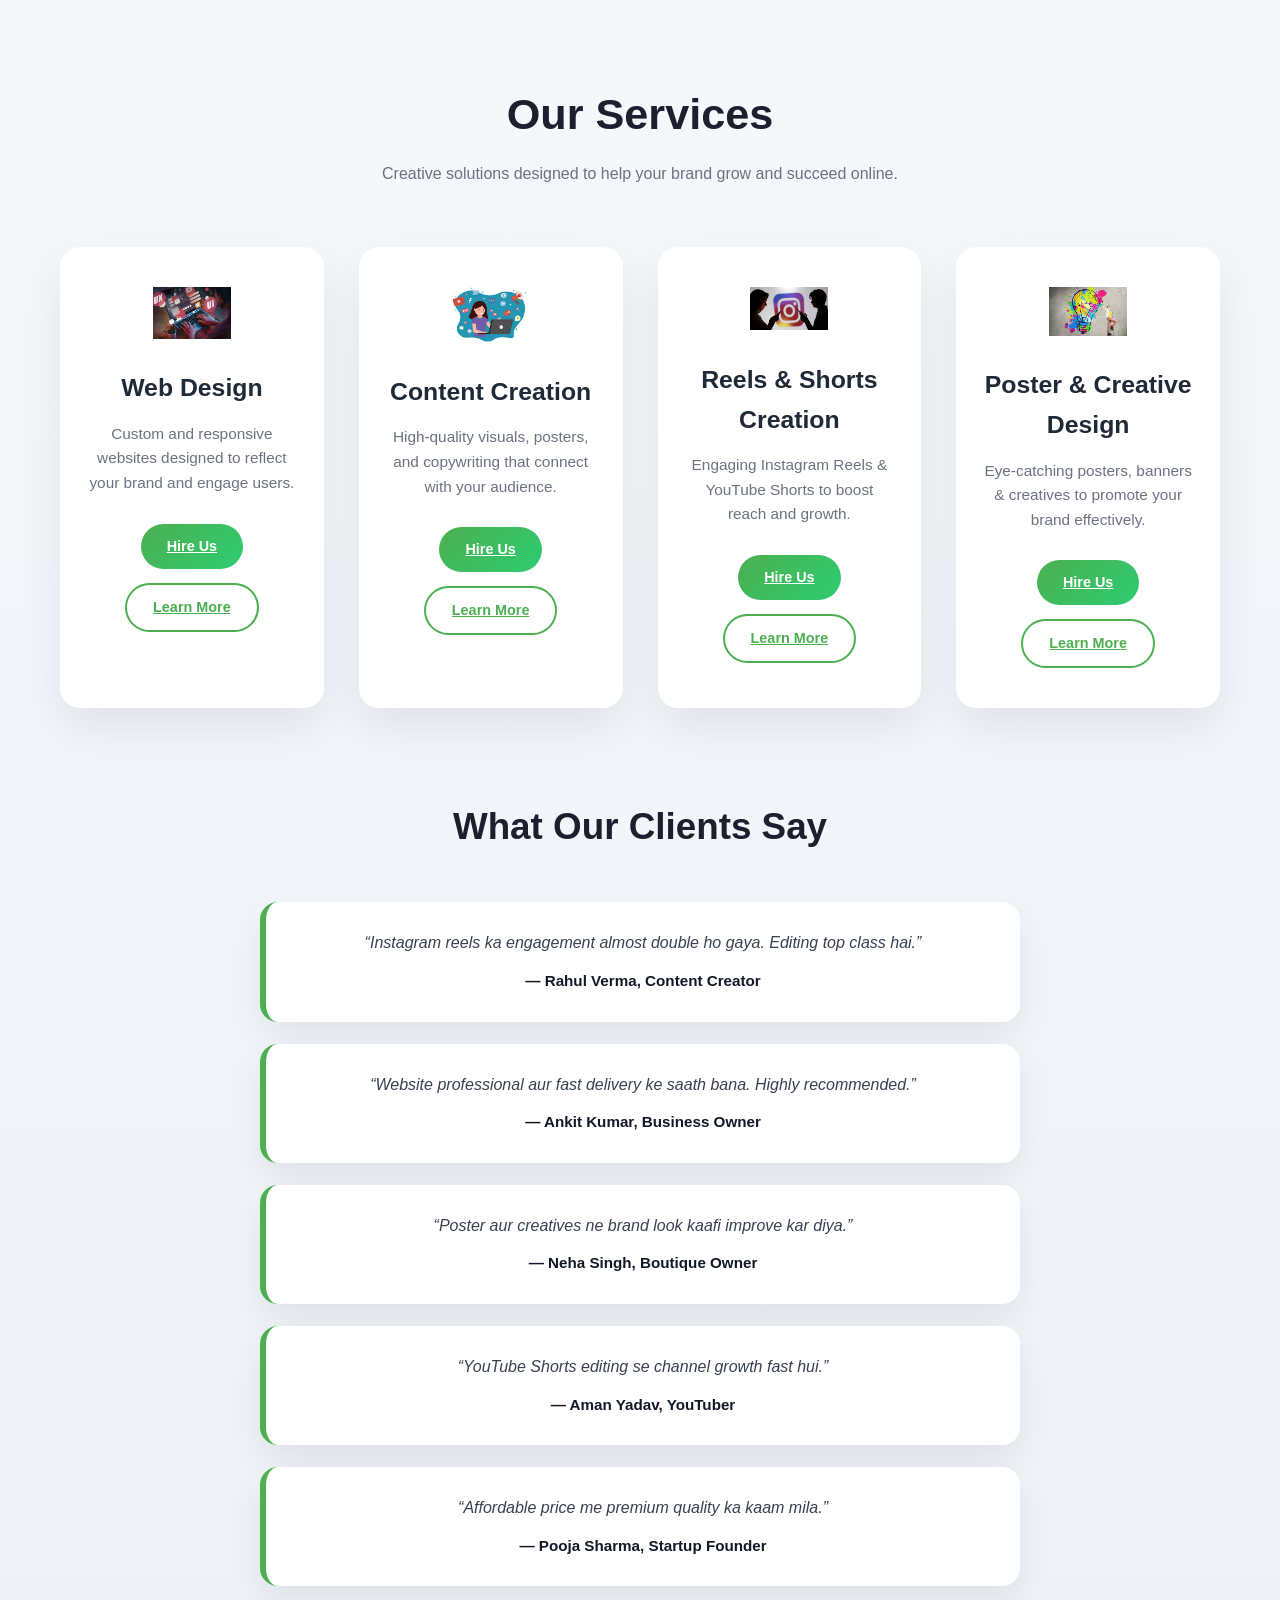
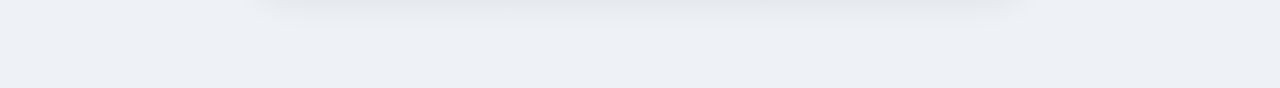
<file: our-service.html>
<!DOCTYPE html>
<html lang="en">
<head>
  <meta charset="UTF-8" />
  <meta name="viewport" content="width=device-width, initial-scale=1.0"/>
  <title>Our Services | Chipi Technologie</title>
  <link rel="stylesheet" href="service.css" />
</head>
<body>

<section id="services">
  <div class="container">

    <!-- Section Header -->
    <div class="section-header">
      <h2>Our Services</h2>
      <p>Creative solutions designed to help your brand grow and succeed online.</p>
    </div>

    <!-- Services -->
    <div class="services-grid">

      <!-- Service 1 -->
      <div class="service-card">
        <img src="service-img1.png" alt="Web Design">
        <h3>Web Design</h3>
        <p>Custom and responsive websites designed to reflect your brand and engage users.</p>
        <div class="buttons">
          <a href="https://wa.me/919035424824" class="btn">Hire Us</a>
          <a href="https://chipitechnologies.com/" class="btn-outline">Learn More</a>
        </div>
      </div>

      <!-- Service 2 -->
      <div class="service-card">
        <img src="service-img2.png" alt="Content Creation">
        <h3>Content Creation</h3>
        <p>High-quality visuals, posters, and copywriting that connect with your audience.</p>
        <div class="buttons">
          <a href="https://wa.me/919035424824" class="btn">Hire Us</a>
          <a href="https://chipitechnologies.com/" class="btn-outline">Learn More</a>
        </div>
      </div>

      <!-- Service 3 -->
      <div class="service-card">
        <img src="service-img3.png" alt="Reels & Shorts">
        <h3>Reels & Shorts Creation</h3>
        <p>Engaging Instagram Reels & YouTube Shorts to boost reach and growth.</p>
        <div class="buttons">
          <a href="https://wa.me/919035424824" class="btn">Hire Us</a>
          <a href="https://chipitechnologies.com/" class="btn-outline">Learn More</a>
        </div>
      </div>

      <!-- Service 4 -->
      <div class="service-card">
        <img src="service-img4.png" alt="Poster Design">
        <h3>Poster & Creative Design</h3>
        <p>Eye-catching posters, banners & creatives to promote your brand effectively.</p>
        <div class="buttons">
          <a href="https://wa.me/919035424824" class="btn">Hire Us</a>
          <a href="https://chipitechnologies.com/" class="btn-outline">Learn More</a>
        </div>
      </div>

    </div>

    <!-- Testimonials -->
    <div class="testimonials">
      <h3>What Our Clients Say</h3>

      <div class="testimonial">
        <p>“Instagram reels ka engagement almost double ho gaya. Editing top class hai.”</p>
        <span>— Rahul Verma, Content Creator</span>
      </div>

      <div class="testimonial">
        <p>“Website professional aur fast delivery ke saath bana. Highly recommended.”</p>
        <span>— Ankit Kumar, Business Owner</span>
      </div>

      <div class="testimonial">
        <p>“Poster aur creatives ne brand look kaafi improve kar diya.”</p>
        <span>— Neha Singh, Boutique Owner</span>
      </div>

      <div class="testimonial">
        <p>“YouTube Shorts editing se channel growth fast hui.”</p>
        <span>— Aman Yadav, YouTuber</span>
      </div>

      <div class="testimonial">
        <p>“Affordable price me premium quality ka kaam mila.”</p>
        <span>— Pooja Sharma, Startup Founder</span>
      </div>

    </div>

  </div>
</section>

</body>
</html>
</file>
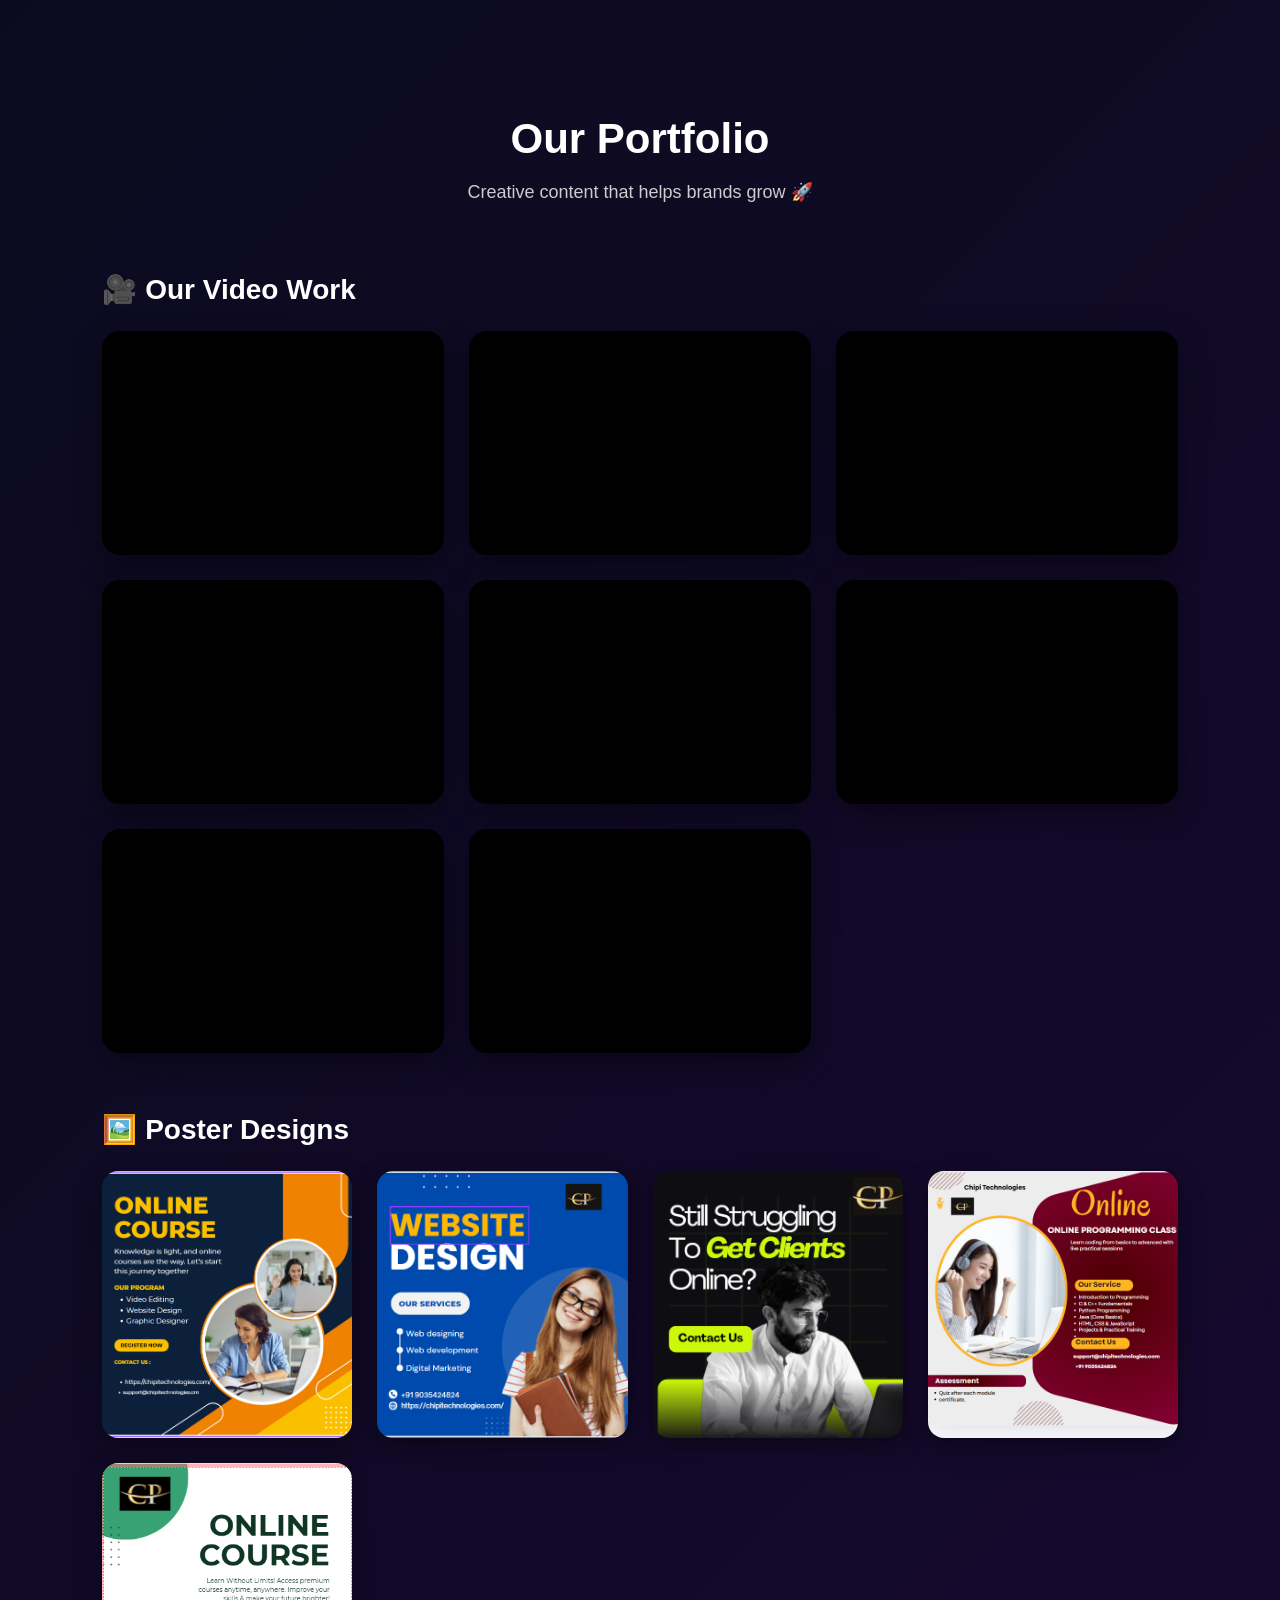
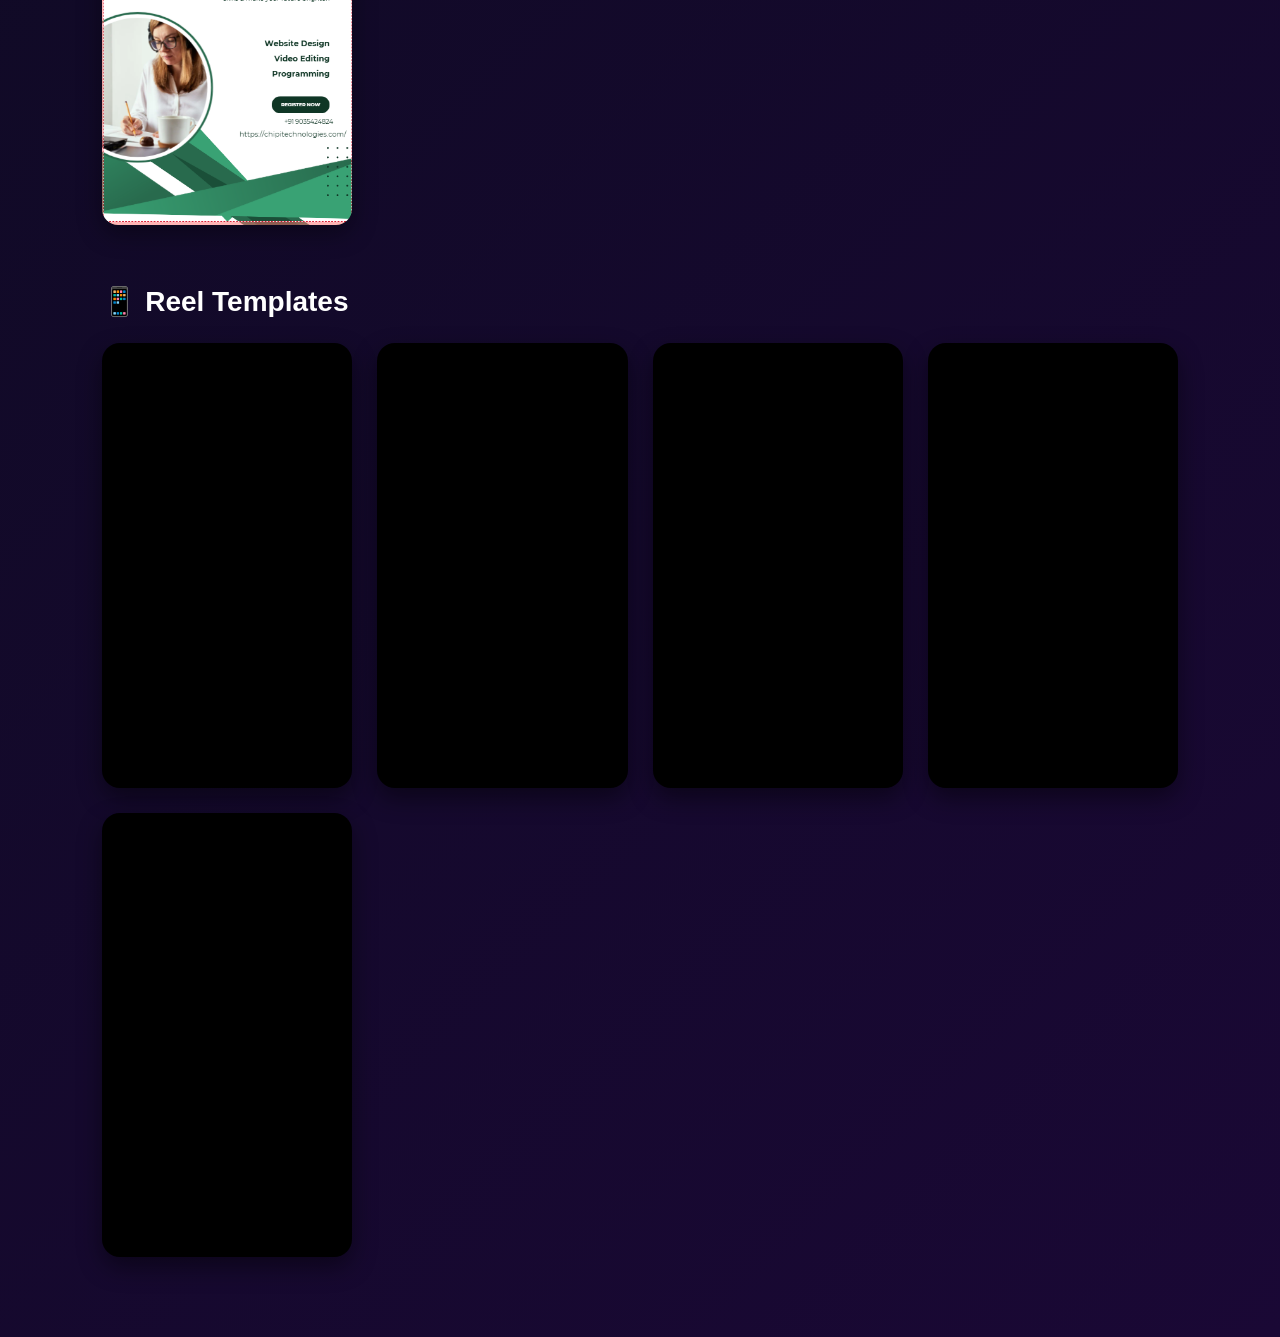
<file: portfolio.html>
<!DOCTYPE html>
<html lang="en">
<head>
  <meta charset="UTF-8">
  <title>Chipi Technologies | Portfolio</title>
  <link rel="stylesheet" href="portfolio.css">
</head>
<body>

<section class="portfolio-page">

  <!-- Header -->
  <div class="portfolio-header">
    <h1>Our Portfolio</h1>
    <p>Creative content that helps brands grow 🚀</p>
  </div>

  <!-- Video Section -->
  <h2 class="section-title">🎥 Our Video Work</h2>

  <div class="portfolio-grid">
    <div class="video-box">
      <iframe src="https://www.youtube.com/embed/C95svnaMsYI" allowfullscreen></iframe>
    </div>

    <div class="video-box">
      <iframe src="https://www.youtube.com/embed/Y-2ZLW8b0xQ" allowfullscreen></iframe>
    </div>

    <div class="video-box">
      <iframe src="https://www.youtube.com/embed/xwVgnPvsQIk" allowfullscreen></iframe>
    </div>

    <div class="video-box">
      <iframe src="https://www.youtube.com/embed/jGqOgFx3Eaw" allowfullscreen></iframe>
    </div>

    <div class="video-box">
      <iframe src="https://www.youtube.com/embed/Z1IzLHHLE1I" allowfullscreen></iframe>
    </div>

    <div class="video-box">
      <iframe src="https://www.youtube.com/embed/56zsw9qdpMY" allowfullscreen></iframe>
    </div>

    <div class="video-box">
      <iframe src="https://www.youtube.com/embed/SBc8z60cSdE" allowfullscreen></iframe>
    </div>
   <div class="video-box">
  <iframe 
    src="https://www.youtube.com/embed/m-O0XAG2QTQ" 
    allowfullscreen>
  </iframe>
</div>
  </div>

 
   <!-- Poster Design Section -->
<h2 class="section-title">🖼️ Poster Designs</h2>

<div class="poster-grid">

  <div class="poster-box">
    <img src="poster1.png" alt="Poster 1">
  </div>

  <div class="poster-box">
    <img src="poster2.jpg" alt="Poster 2">
  </div>

  <div class="poster-box">
    <img src="poster3.jpg" alt="Poster 3">
  </div>

  <div class="poster-box">
    <img src="poster4.png" alt="Poster 4">
  </div>

  <div class="poster-box">
    <img src="poster5.png" alt="Poster 5">
  </div>

</div>
  <!-- Reel Template Section (YouTube Shorts FIXED) -->
<h2 class="section-title">📱 Reel Templates</h2>

<div class="reel-grid">

  <div class="reel-box">
    <iframe src="https://www.youtube.com/embed/pBr6x89vY1w" allowfullscreen></iframe>
  </div>

  <div class="reel-box">
    <iframe src="https://www.youtube.com/embed/8qjcUsmBne4" allowfullscreen></iframe>
  </div>

  <div class="reel-box">
    <iframe src="https://www.youtube.com/embed/kn_3nTHEIKo" allowfullscreen></iframe>
  </div>

  <div class="reel-box">
    <iframe src="https://www.youtube.com/embed/7jjvC9uOulg" allowfullscreen></iframe>
  </div>

  <div class="reel-box">
    <iframe src="https://www.youtube.com/embed/_lMVaX_rHK8" allowfullscreen></iframe>
  </div>

</div>



</section>

</body>
</html>
</file>
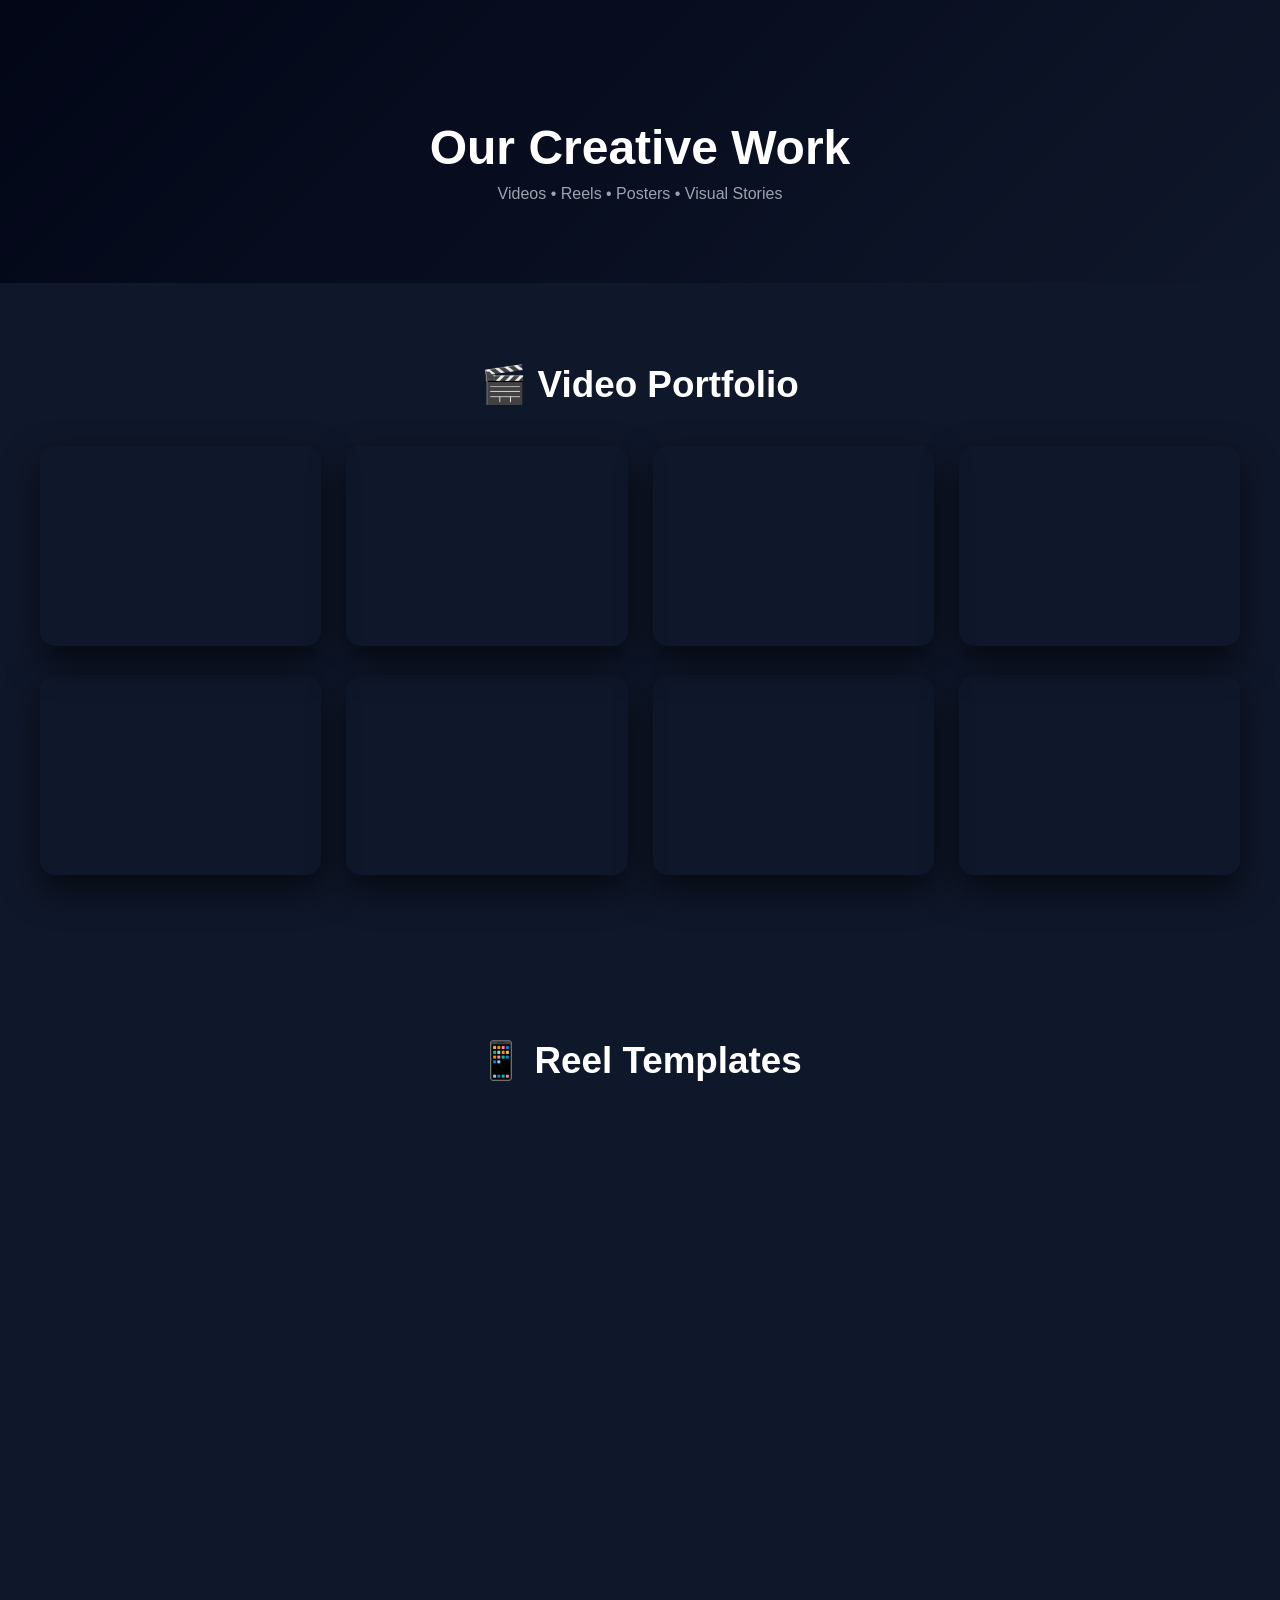
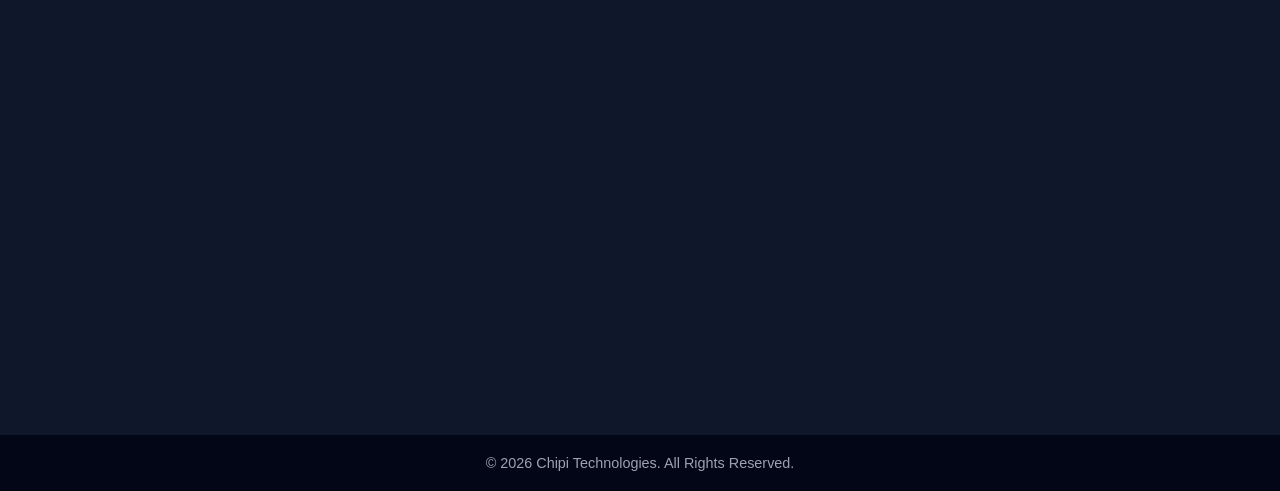
<file: vdo.html>
<!DOCTYPE html>
<html lang="en">
<head>
  <meta charset="UTF-8">
  <title>Videos | Chipi Technologies</title>
  <meta name="viewport" content="width=device-width, initial-scale=1.0">
  <link rel="stylesheet" href="vdo.css">
</head>
<body>

<!-- PAGE HEADER -->
<section class="page-header">
  <h1>Our Creative Work</h1>
  <p>Videos • Reels • Posters • Visual Stories</p>
</section>

<!-- VIDEO PORTFOLIO -->
<section class="content-section">
  <h2 class="section-title">🎬 Video Portfolio</h2>

  <div class="portfolio-grid">
    <div class="video-box"><iframe src="https://www.youtube.com/embed/C95svnaMsYI" allowfullscreen></iframe></div>
    <div class="video-box"><iframe src="https://www.youtube.com/embed/Y-2ZLW8b0xQ" allowfullscreen></iframe></div>
    <div class="video-box"><iframe src="https://www.youtube.com/embed/xwVgnPvsQIk" allowfullscreen></iframe></div>
    <div class="video-box"><iframe src="https://www.youtube.com/embed/jGqOgFx3Eaw" allowfullscreen></iframe></div>
    <div class="video-box"><iframe src="https://www.youtube.com/embed/Z1IzLHHLE1I" allowfullscreen></iframe></div>
    <div class="video-box"><iframe src="https://www.youtube.com/embed/56zsw9qdpMY" allowfullscreen></iframe></div>
    <div class="video-box"><iframe src="https://www.youtube.com/embed/SBc8z60cSdE" allowfullscreen></iframe></div>
    <div class="video-box"><iframe src="https://www.youtube.com/embed/m-O0XAG2QTQ" allowfullscreen></iframe></div>
  </div>
</section>


<!-- REELS -->
<section class="content-section">
  <h2 class="section-title">📱 Reel Templates</h2>

  <div class="reel-grid">
    <div class="reel-box"><iframe src="https://www.youtube.com/embed/pBr6x89vY1w" allowfullscreen></iframe></div>
    <div class="reel-box"><iframe src="https://www.youtube.com/embed/8qjcUsmBne4" allowfullscreen></iframe></div>
    <div class="reel-box"><iframe src="https://www.youtube.com/embed/kn_3nTHEIKo" allowfullscreen></iframe></div>
    <div class="reel-box"><iframe src="https://www.youtube.com/embed/7jjvC9uOulg" allowfullscreen></iframe></div>
    <div class="reel-box"><iframe src="https://www.youtube.com/embed/_lMVaX_rHK8" allowfullscreen></iframe></div>
   <div class="reel-box">
  <iframe 
    src="https://www.youtube.com/embed/G-xv6W2Hofs"
    allowfullscreen>
  </iframe>
</div>

<div class="reel-box">
  <iframe 
    src="https://www.youtube.com/embed/tze5yxoxoNk"
    allowfullscreen>
  </iframe>
</div>

<div class="reel-box">
  <iframe 
    src="https://www.youtube.com/embed/8edqFzwYLVg"
    allowfullscreen>
  </iframe>
</div>
  </div>
</section>

<footer>
  © 2026 Chipi Technologies. All Rights Reserved.
</footer>

</body>
</html>
</file>
<file: service.css>
* {
  margin: 0;
  padding: 0;
  box-sizing: border-box;
  font-family: "Poppins", Arial, sans-serif;
}

html {
  scroll-behavior: smooth;
}

body {
  background: linear-gradient(180deg, #f5f7fb, #eef2f7);
  color: #2b2b2b;
  line-height: 1.6;
}

/* CONTAINER */
.container {
  max-width: 1200px;
  margin: auto;
  padding: 80px 20px;
}

/*SECTION HEADER */
.section-header {
  text-align: center;
  margin-bottom: 60px;
}

.section-header h2 {
  font-size: 2.7rem;
  font-weight: 700;
  color: #1e1e2f;
}

.section-header p {
  color: #6b7280;
  margin-top: 12px;
  font-size: 1rem;
}

/* SERVICES GRID */
.services-grid {
  display: grid;
  grid-template-columns: repeat(auto-fit, minmax(260px, 1fr));
  gap: 35px;
}

/* SERVICE CARD*/
.service-card {
  background: #ffffff;
  border-radius: 20px;
  padding: 40px 28px;
  text-align: center;
  box-shadow: 0 20px 45px rgba(0, 0, 0, 0.08);
  transition: transform 0.35s ease, box-shadow 0.35s ease;
  position: relative;
  overflow: hidden;
}

.service-card::before {
  content: "";
  position: absolute;
  inset: 0;
  background: linear-gradient(135deg, #4CAF50, #2ecc71);
  opacity: 0;
  transition: 0.35s ease;
  z-index: 0;
}

.service-card:hover::before {
  opacity: 0.05;
}

.service-card:hover {
  transform: translateY(-10px);
  box-shadow: 0 30px 60px rgba(0, 0, 0, 0.12);
}

.service-card * {
  position: relative;
  z-index: 1;
}

.service-card img {
  width: 78px;
  margin-bottom: 22px;
}

.service-card h3 {
  font-size: 1.55rem;
  margin-bottom: 14px;
  font-weight: 600;
  color: #1f2937;
}

.service-card p {
  color: #6b7280;
  font-size: 0.96rem;
  margin-bottom: 28px;
}

/* BUTTONS*/
.buttons {
  display: flex;
  justify-content: center;
  gap: 14px;
  flex-wrap: wrap;
}

.btn {
  background: linear-gradient(135deg, #4CAF50, #2ecc71);
  color: #fff;
  padding: 11px 26px;
  border-radius: 50px;
  font-weight: 600;
  font-size: 0.9rem;
  transition: all 0.3s ease;
}

.btn:hover {
  transform: translateY(-2px);
  box-shadow: 0 8px 20px rgba(46, 204, 113, 0.4);
}

.btn-outline {
  border: 2px solid #4CAF50;
  color: #4CAF50;
  padding: 11px 26px;
  border-radius: 50px;
  font-weight: 600;
  font-size: 0.9rem;
  transition: all 0.3s ease;
}

.btn-outline:hover {
  background: #4CAF50;
  color: #fff;
  box-shadow: 0 8px 20px rgba(46, 204, 113, 0.35);
}

/* TESTIMONIALS */
.testimonials {
  margin-top: 90px;
  text-align: center;
}

.testimonials h3 {
  font-size: 2.3rem;
  font-weight: 700;
  margin-bottom: 45px;
  color: #1e1e2f;
}

.testimonial {
  background: #ffffff;
  max-width: 760px;
  margin: 22px auto;
  padding: 28px 34px;
  border-radius: 18px;
  box-shadow: 0 15px 35px rgba(0, 0, 0, 0.07);
  border-left: 6px solid #4CAF50;
}

.testimonial p {
  font-style: italic;
  color: #374151;
  margin-bottom: 12px;
}

.testimonial span {
  font-weight: 600;
  color: #111827;
  font-size: 0.95rem;
}


@media (max-width: 768px) {
  .container {
    padding: 60px 16px;
  }

  .section-header h2 {
    font-size: 2.1rem;
  }

  .testimonials h3 {
    font-size: 1.9rem;
  }
}
</file>
<file: portfolio.css>
body {
  margin: 0;
  font-family: Arial, sans-serif;
  background: linear-gradient(135deg, #0b0b1e, #1a0835);
  color: #fff;
}

/* Page */
.portfolio-page {
  padding: 80px 8%;
}

/* Header */
.portfolio-header {
  text-align: center;
  margin-bottom: 70px;
}

.portfolio-header h1 {
  font-size: 42px;
  margin-bottom: 10px;
  text-align: center !important;
  left-spacing: 2px;
}

.portfolio-header p {
  font-size: 18px;
  color: #ccc;
}

/* Section title */
.section-title {
  font-size: 28px;
  margin: 60px 0 25px;
}

/* Video Grid */
.portfolio-grid {
  display: grid;
  grid-template-columns: repeat(auto-fit, minmax(300px, 1fr));
  gap: 25px;
}

.video-box {
  background: #000;
  border-radius: 18px;
  overflow: hidden;
  box-shadow: 0 10px 30px rgba(0,0,0,0.4);
}

.video-box iframe {
  width: 100%;
  height: 220px;
  border: none;
}

/* Poster Grid */
.poster-grid {
  display: grid;
  grid-template-columns: repeat(auto-fit, minmax(220px, 1fr));
  gap: 25px;
}

/* Poster Box */
.poster-box {
  background: #000;
  border-radius: 16px;
  overflow: hidden;
  box-shadow: 0 8px 25px rgba(0,0,0,0.4);
}

/* Poster Image */
.poster-box img {
  width: 100%;
  height: 100%;
  object-fit: cover;
  transition: 0.4s ease;
}

/* Hover Effect */
.poster-box:hover img {
  transform: scale(1.1);
}

/* Mobile Friendly */
@media (max-width: 768px) {
  .poster-grid {
    grid-template-columns: repeat(auto-fit, minmax(160px, 1fr));
  }
}

/* Reel Video Grid */

.portfolio-header {
  text-align: center;
}

/* Poster Grid */
.image-grid {
  display: grid;
  grid-template-columns: repeat(auto-fit, minmax(250px, 1fr));
  gap: 25px;
}

.image-box {
  background: #000;
  border-radius: 18px;
  overflow: hidden;
  box-shadow: 0 10px 25px rgba(0,0,0,0.4);
}

.image-box img {
  width: 100%;
  height: 100%;
  object-fit: cover;
  transition: 0.4s ease;
}

.image-box:hover img {
  transform: scale(1.08);
}

/* Reel Video Grid (9:16 Shorts) */
.reel-grid {
  display: grid;
  grid-template-columns: repeat(auto-fit, minmax(220px, 1fr));
  gap: 25px;
}

/* Reel Box */
.reel-box {
  position: relative;
  width: 100%;
  padding-top: 177.78%; /* 9:16 ratio */
  background: #000;
  border-radius: 18px;
  overflow: hidden;
  box-shadow: 0 10px 25px rgba(0,0,0,0.45);
}

.reel-box iframe {
  position: absolute;
  inset: 0;
  width: 100%;
  height: 100%;
  border: none;
}

/* Hover effect */
.reel-box:hover {
  transform: translateY(-5px);
  transition: 0.3s ease;
}

/* Mobile */
@media (max-width: 768px) {
  .reel-grid {
    grid-template-columns: repeat(auto-fit, minmax(180px, 1fr));
  }
}
</file>
<file: vdo.css>
* {
  margin: 0;
  padding: 0;
  box-sizing: border-box;
  font-family: "Poppins", Arial, sans-serif;
}

body {
  background: #0f172a;
  color: #fff;
}

/* HEADER */
.page-header {
  padding: 120px 20px 80px;
  text-align: center;
  background: linear-gradient(135deg, #020617, #0f172a);
}

.page-header h1 {
  font-size: 3rem;
}

.page-header p {
  margin-top: 10px;
  color: #9ca3af;
}

/* SECTIONS */
.content-section {
  padding: 80px 20px;
  text-align: center;
}

.dark {
  background: #020617;
}

.section-title {
  font-size: 2.3rem;
  margin-bottom: 40px;
}

/* VIDEO GRID */
.portfolio-grid {
  display: grid;
  grid-template-columns: repeat(auto-fit, minmax(280px, 1fr));
  gap: 25px;
  max-width: 1200px;
  margin: auto;
}

.video-box iframe {
  width: 100%;
  height: 200px;
  border-radius: 15px;
  border: none;
  box-shadow: 0 15px 35px rgba(0,0,0,0.6);
}

/* POSTERS */
.poster-grid {
  display: grid;
  grid-template-columns: repeat(auto-fit, minmax(220px, 1fr));
  gap: 25px;
  max-width: 1100px;
  margin: auto;
}

.poster-box img {
  width: 100%;
  border-radius: 15px;
  box-shadow: 0 15px 35px rgba(0,0,0,0.6);
  transition: 0.3s;
}

.poster-box img:hover {
  transform: scale(1.05);
}

/* REELS */
.reel-grid {
  display: grid;
  grid-template-columns: repeat(auto-fit, minmax(220px, 1fr));
  gap: 25px;
  max-width: 1000px;
  margin: auto;
}

.reel-box iframe {
  width: 100%;
  height: 400px;
  border-radius: 15px;
  border: none;
}

/* FOOTER */
footer {
  background: #020617;
  padding: 20px;
  text-align: center;
  font-size: 0.9rem;
  color: #9ca3af;
}

/* RESPONSIVE */
@media (max-width: 768px) {
  .page-header h1 {
    font-size: 2.2rem;
  }
}
</file>
